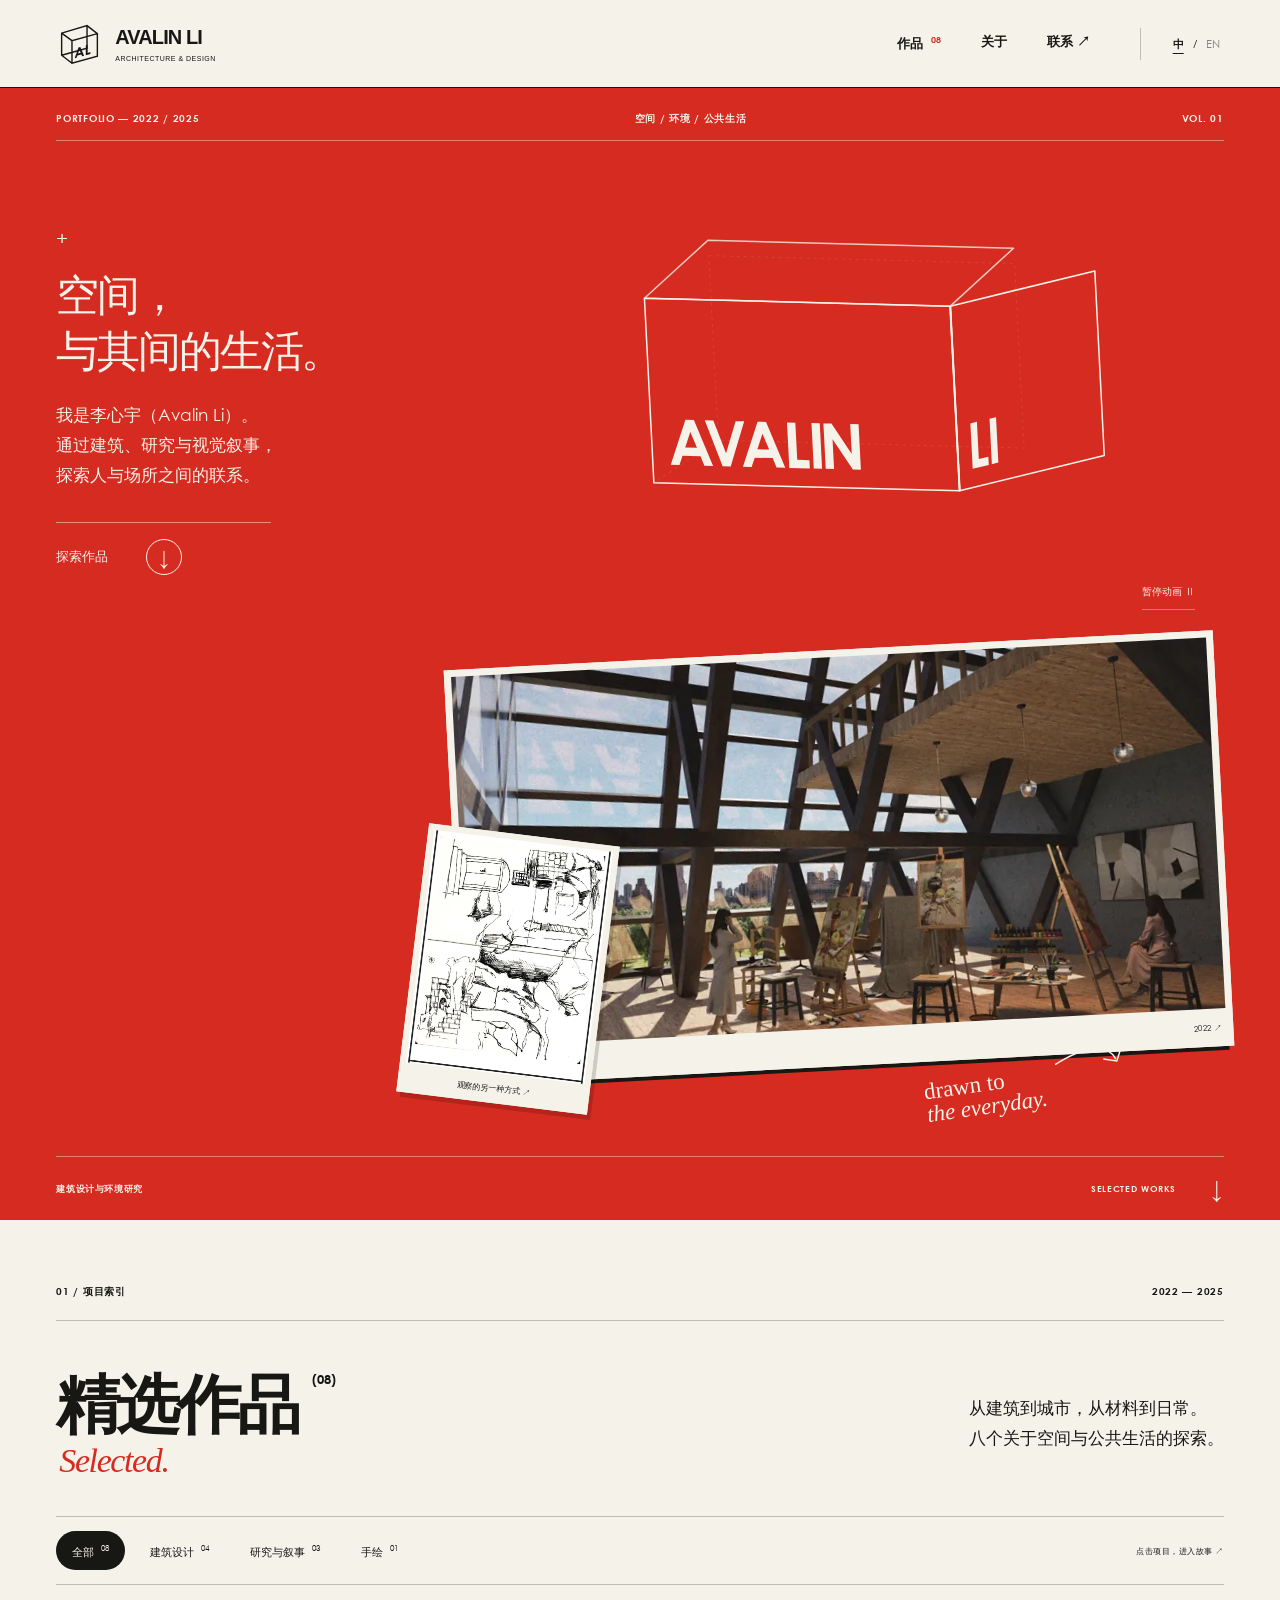
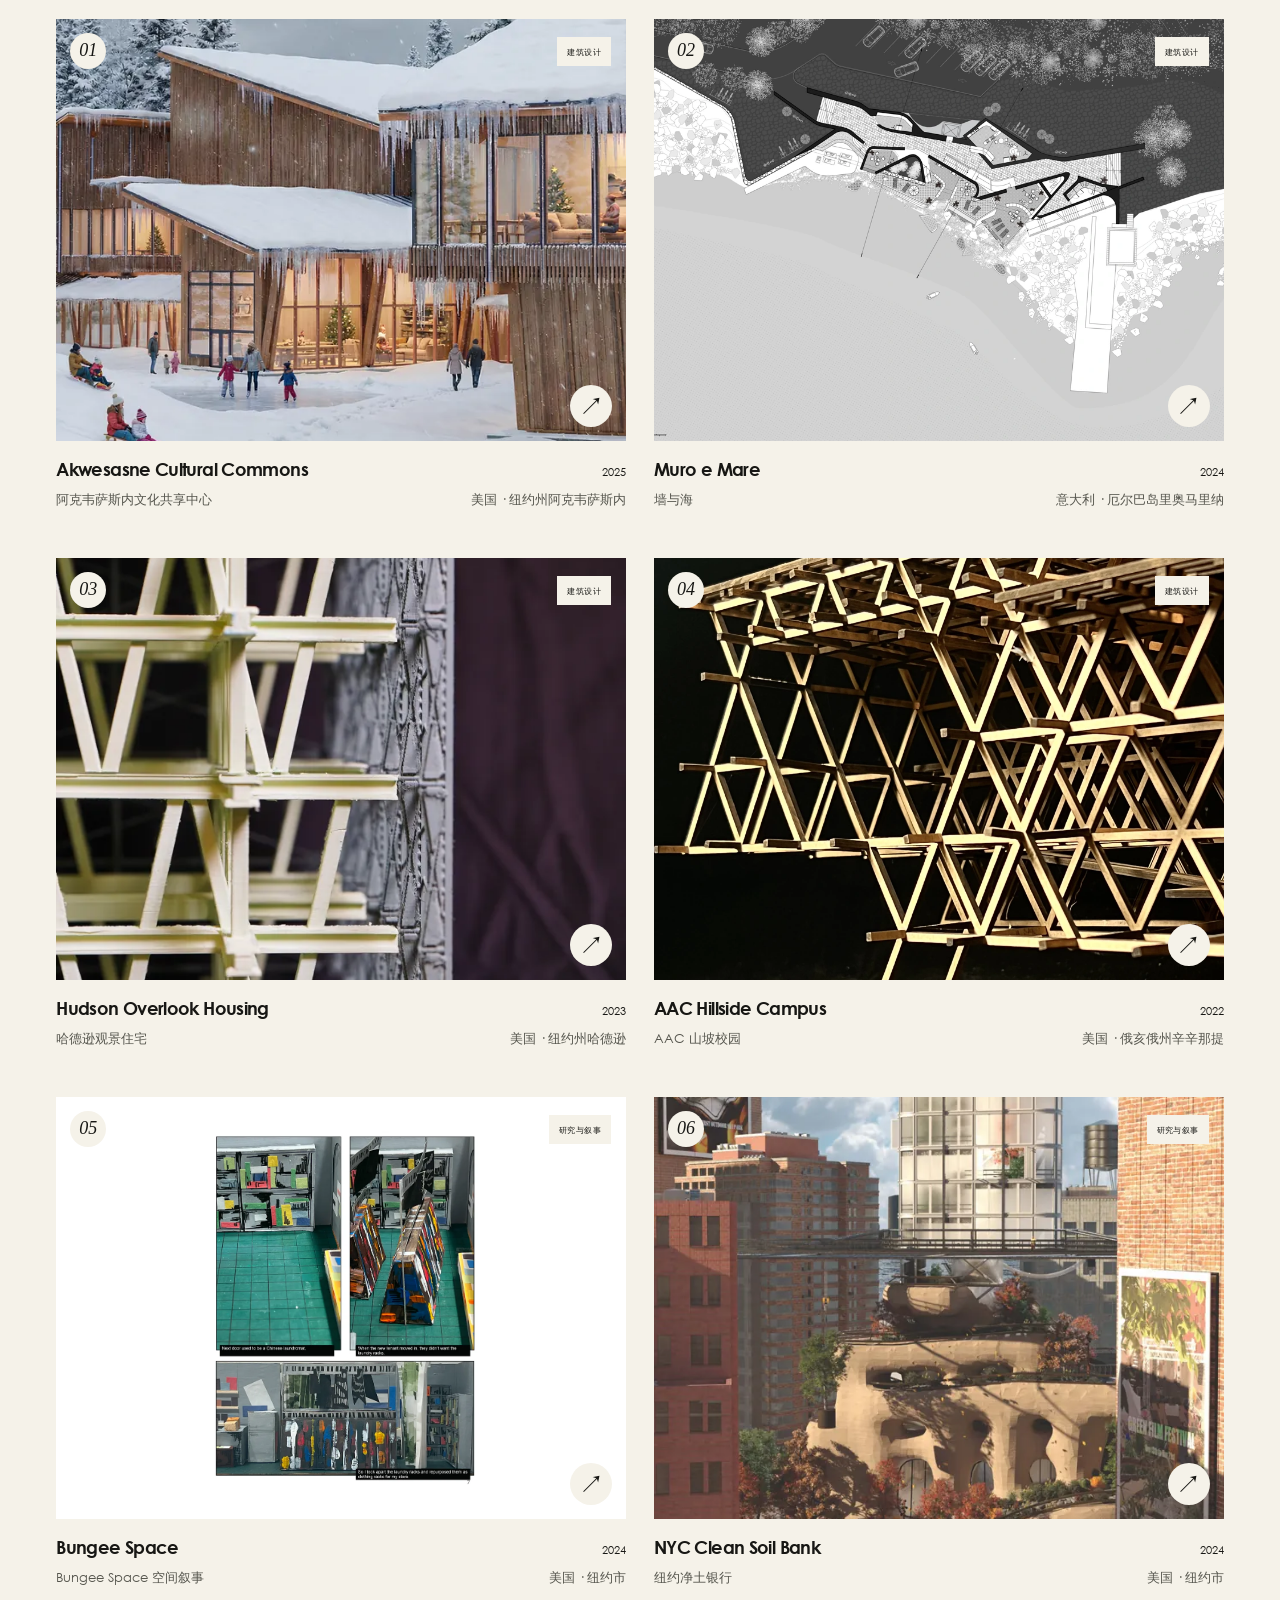
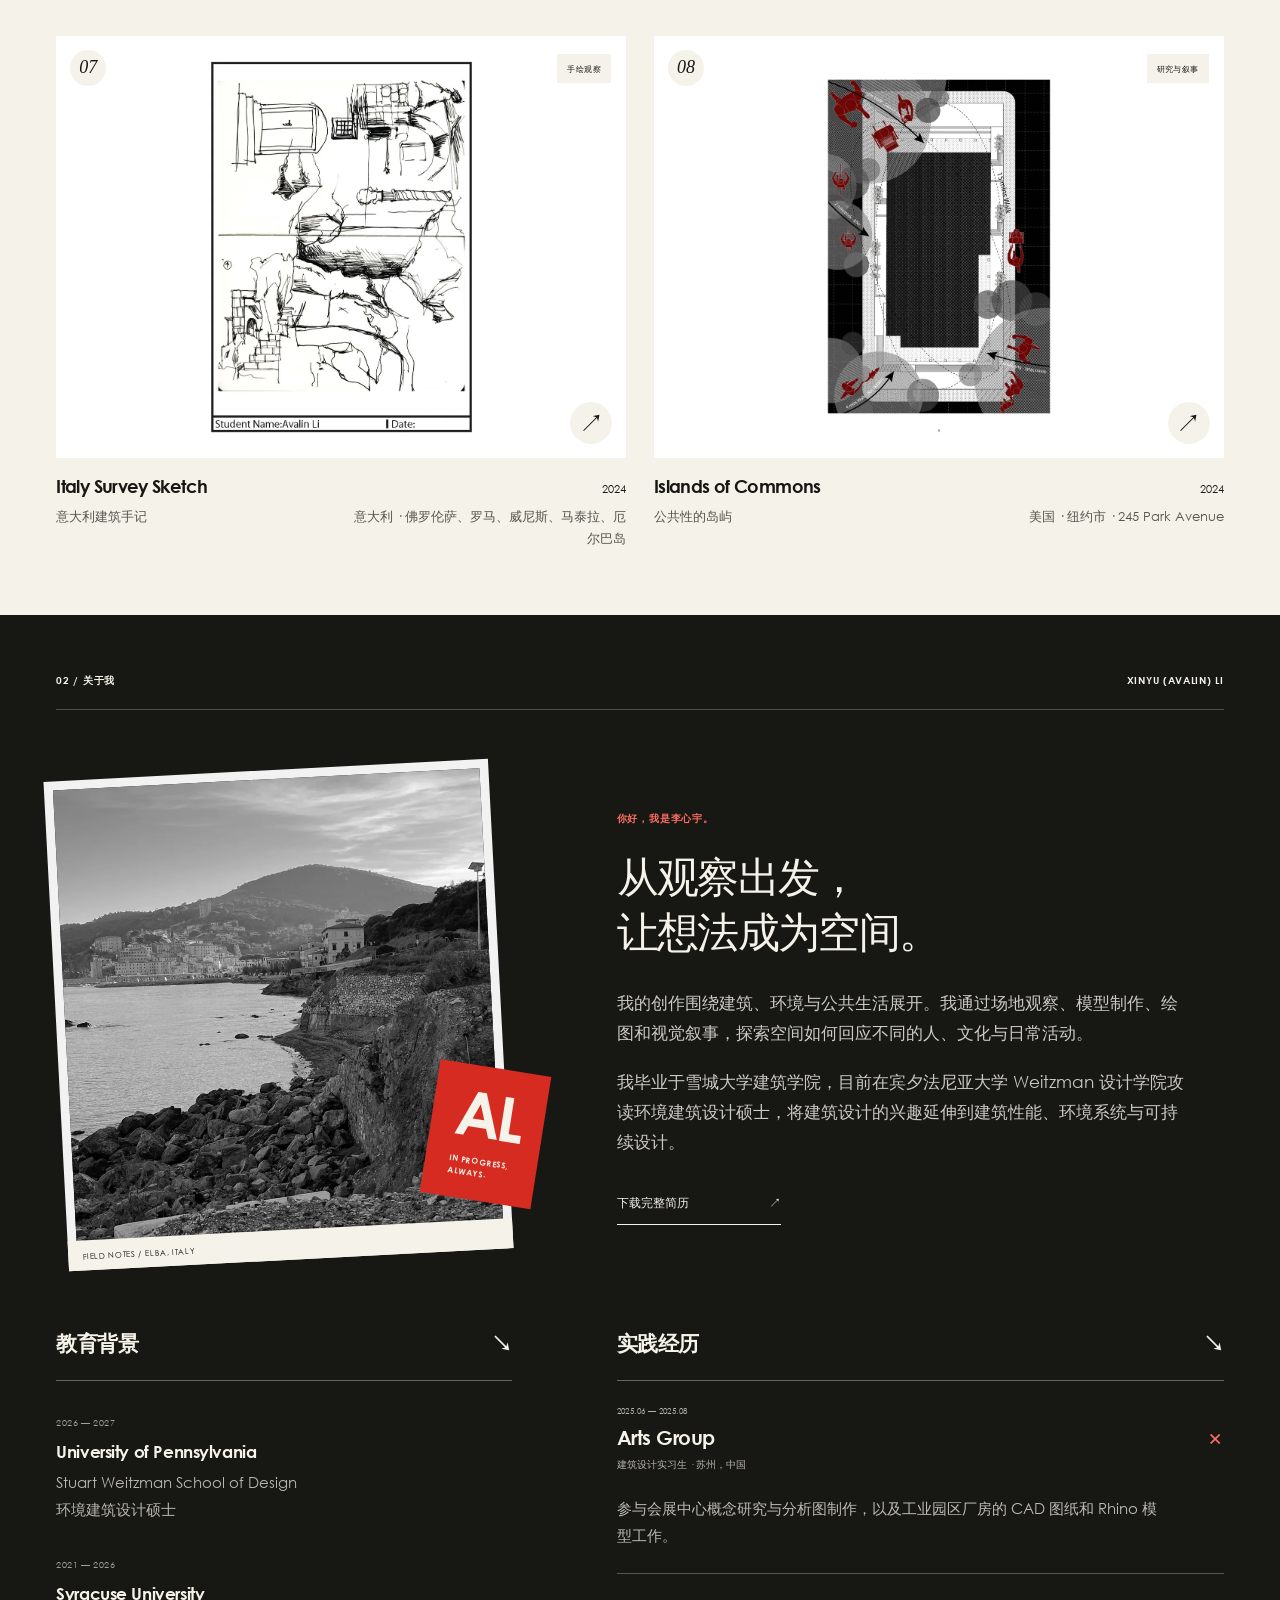
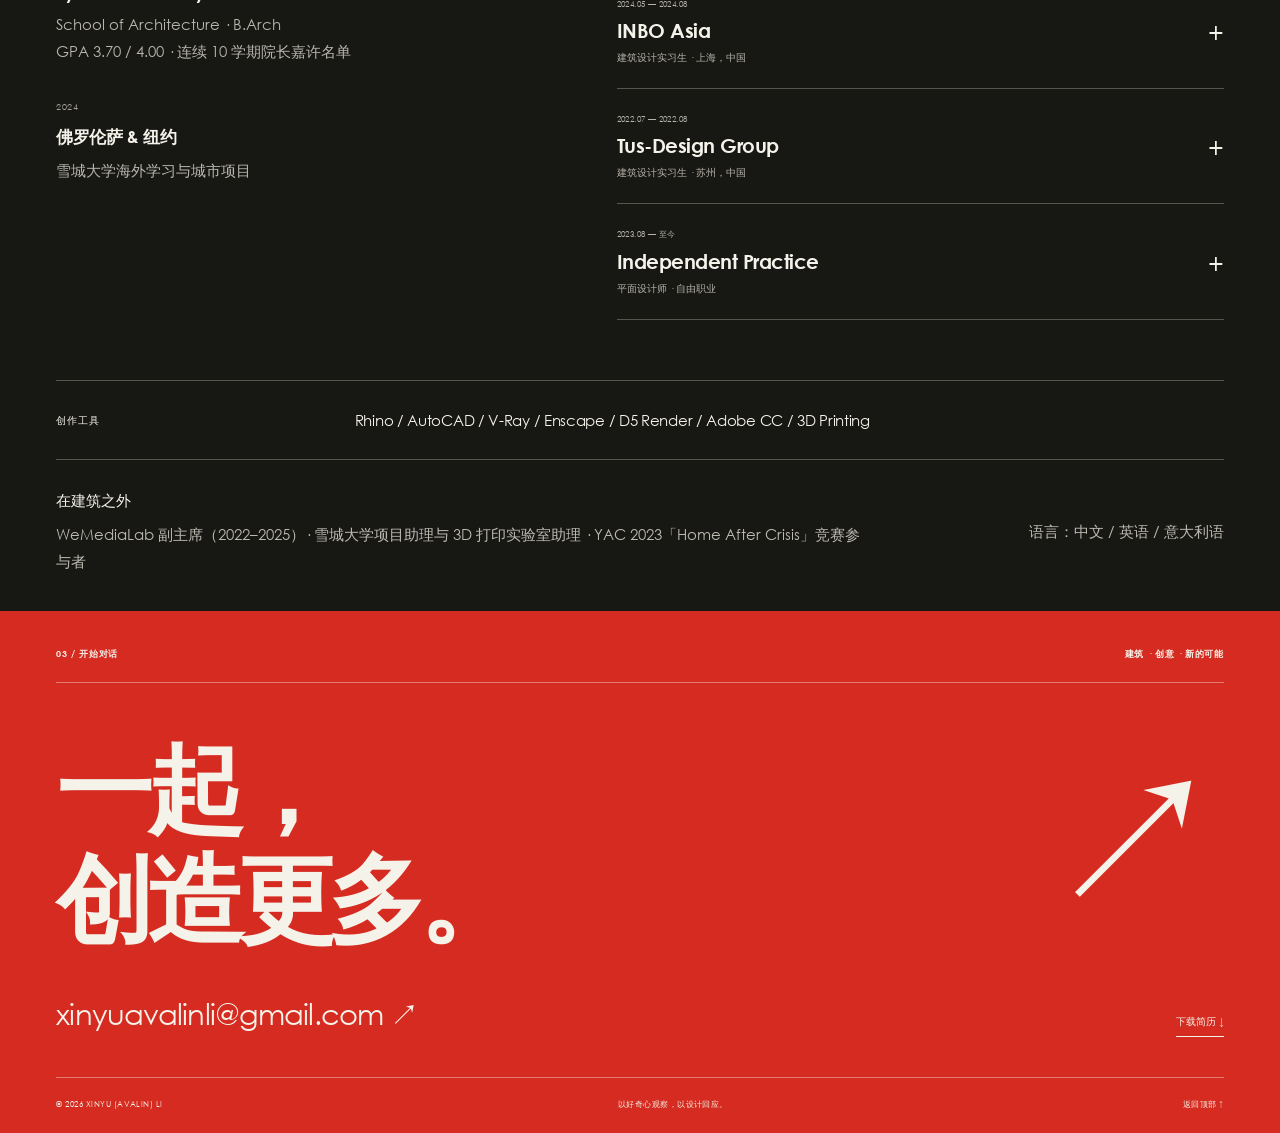
<file: index.html>
<!doctype html>
<html lang="zh-CN">
<head>
  <meta charset="UTF-8">
  <meta name="viewport" content="width=device-width, initial-scale=1">
  <meta name="theme-color" content="#d52b20">
  <meta name="description" content="Xinyu (Avalin) Li 的建筑设计、空间研究与绘画作品。Architecture, spatial research, and drawings by Xinyu (Avalin) Li.">
  <title>Xinyu (Avalin) Li — Architecture & Design</title>
  <link rel="icon" href="favicon.svg" type="image/svg+xml">
  <link rel="stylesheet" href="styles.css">
  <link rel="stylesheet" href="logos.css">
  <link rel="stylesheet" href="comic.css">
  <link rel="stylesheet" href="gallery.css">
  <link rel="stylesheet" href="typography.css?v=20261105">
  <script src="data.js" defer></script>
  <script src="curated.js" defer></script>
  <script src="image-layout.js" defer></script>
  <script src="editorial.js" defer></script>
  <script src="logos.js" defer></script>
  <script src="comic.js" defer></script>
  <script src="word-outlines.js" defer></script>
  <script src="brand-motion.js" defer></script>
  <script src="app.js" defer></script>
</head>
<body>
  <a class="skip-link" href="#main">跳至内容 / Skip to content</a>
  <header id="header" class="site-header"></header>
  <main id="main" tabindex="-1"></main>
  <footer id="footer"></footer>
  <div id="lightbox" role="dialog" aria-modal="true" aria-label="作品图片 / Project image" hidden>
    <div class="lightbox-toolbar"><span id="lightbox-count"></span><button id="lightbox-close" type="button" aria-label="关闭 / Close">✕</button></div>
    <button class="lightbox-prev" id="lightbox-prev" type="button" aria-label="上一张 / Previous">←</button>
    <div class="lightbox-stage"><div id="lightbox-frame"><img id="lightbox-image" alt=""></div><p id="lightbox-caption"></p></div>
    <button class="lightbox-next" id="lightbox-next" type="button" aria-label="下一张 / Next">→</button>
  </div>
  <noscript><div class="noscript">请启用 JavaScript 浏览完整作品集。Please enable JavaScript to explore the portfolio. <a href="assets/Xinyu-Li-CV.pdf" download>下载简历 / Download CV</a></div></noscript>
</body>
</html>
</file>
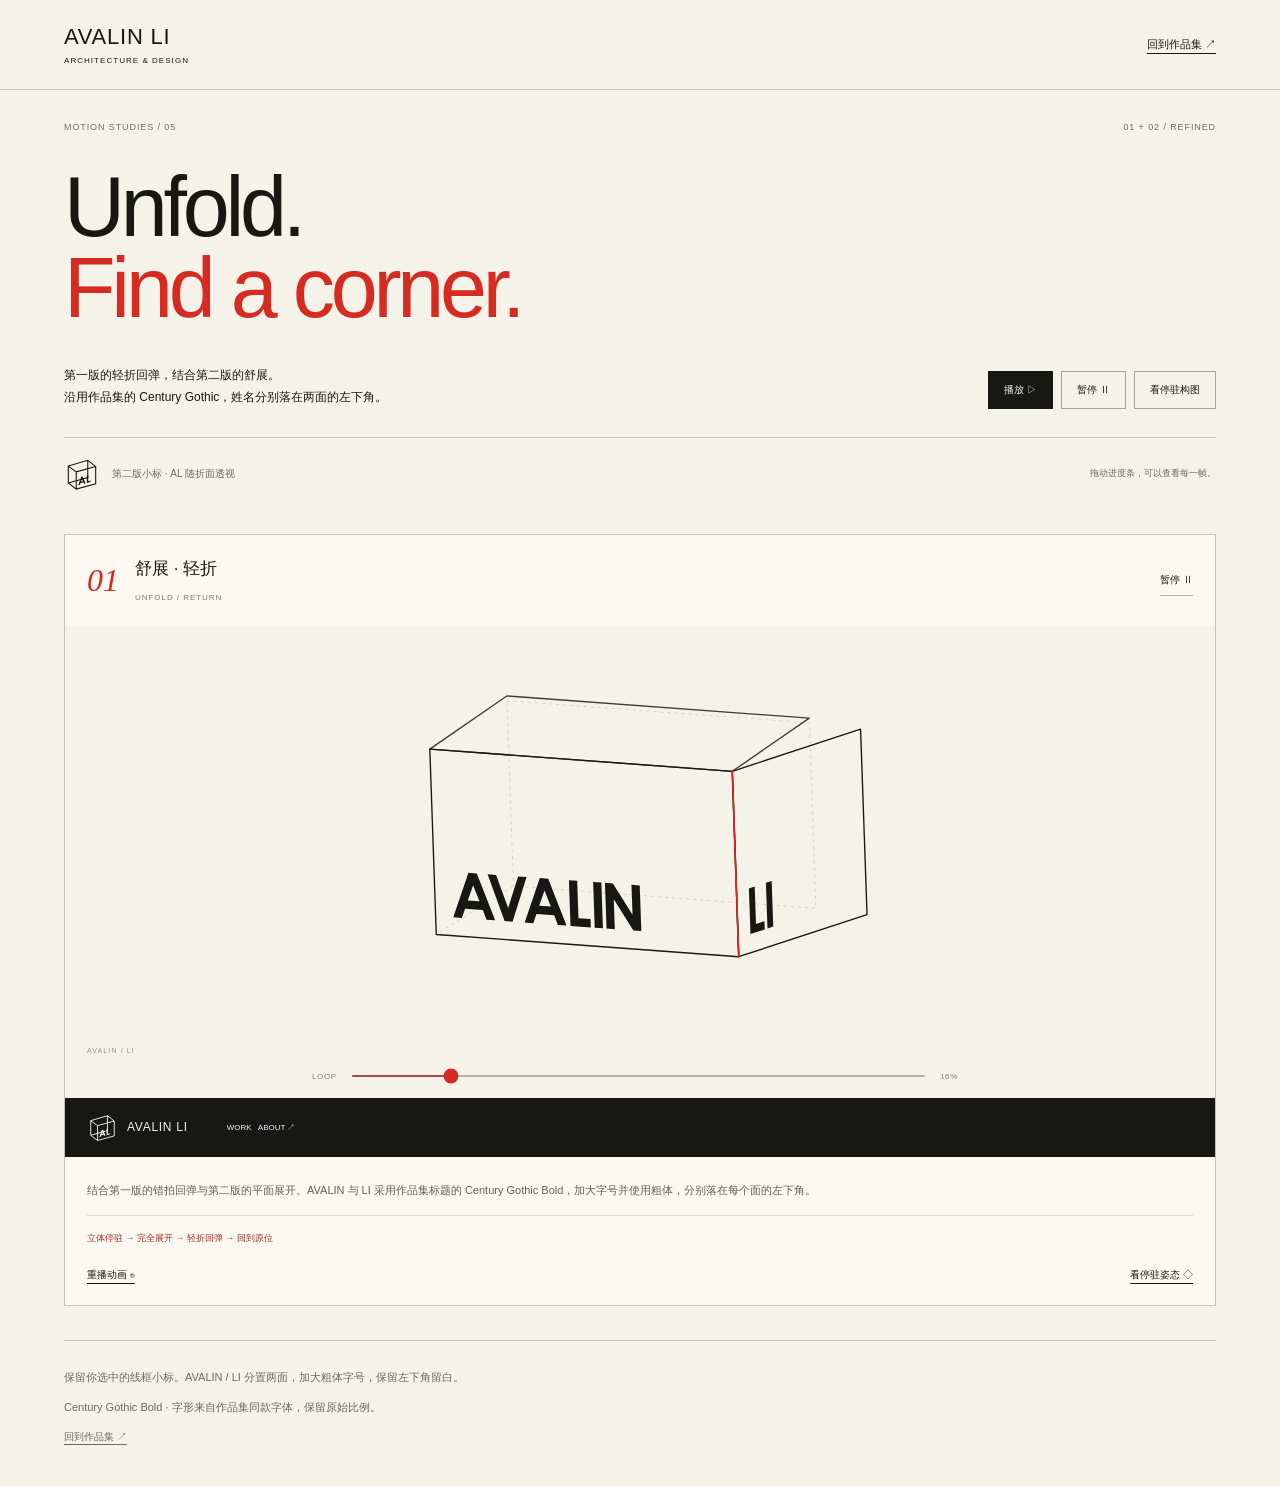
<file: logo-options.html>
<!doctype html>
<html lang="zh-CN"><head><meta charset="utf-8"><meta name="viewport" content="width=device-width,initial-scale=1"><title>AVALIN LI — Wireframe in motion</title><link rel="icon" href="favicon.svg"><link rel="stylesheet" href="logo-motion.css"><script src="logos.js" defer></script><script src="logo-options.js" defer></script><script src="word-outlines.js" defer></script><script src="brand-motion.js" defer></script><script src="motion-study.js" defer></script></head><body>
<header><a class="study-brand" href="./">AVALIN LI<span>ARCHITECTURE & DESIGN</span></a><a href="./">回到作品集 ↗</a></header>
<main><section class="study-intro"><div class="intro-top"><span>MOTION STUDIES / 05</span><span>01 + 02 / REFINED</span></div><h1>Unfold.<br><span>Find a corner.</span></h1><div class="intro-bottom"><p>第一版的轻折回弹，结合第二版的舒展。<br>沿用作品集的 Century Gothic，姓名分别落在两面的左下角。</p><div class="global-controls"><button id="play-all">播放 ▷</button><button id="pause-all">暂停 Ⅱ</button><button id="show-static">看停驻构图</button></div></div><div class="chosen-mark"><span class="chosen-symbol"></span><span>第二版小标 · AL 随折面透视</span><span class="motion-tip">拖动进度条，可以查看每一帧。</span></div></section>
<div class="grid" id="options"></div>
<footer><p>保留你选中的线框小标。AVALIN / LI 分置两面，加大粗体字号，保留左下角留白。</p><span>Century Gothic Bold · 字形来自作品集同款字体，保留原始比例。</span><a href="./">回到作品集 ↗</a></footer></main></body></html>
</file>
<file: styles.css>
@charset "UTF-8";
:root{--red:#d52b20;--red-dark:#a31b15;--ink:#171714;--paper:#f5f2e9;--line:rgba(23,23,20,.24);--white:#fffaf0;--gutter:clamp(22px,4.4vw,82px);--sans:Arial,"Helvetica Neue","PingFang SC","Microsoft YaHei",sans-serif;--serif:Georgia,"Times New Roman",serif}
*{box-sizing:border-box}html{scroll-behavior:smooth;scroll-padding-top:92px}body{margin:0;background:var(--paper);color:var(--ink);font-family:var(--sans);-webkit-font-smoothing:antialiased}body.modal-open{overflow:hidden}a{color:inherit;text-decoration:none}button{font:inherit;color:inherit;cursor:pointer}button,a{-webkit-tap-highlight-color:transparent}button{border:0}img{display:block;width:100%;height:auto}h1,h2,h3,h4,p,figure{margin:0}button:focus-visible,a:focus-visible,summary:focus-visible{outline:3px solid currentColor;outline-offset:5px}::selection{background:var(--ink);color:var(--paper)}.section-pad{padding-left:var(--gutter);padding-right:var(--gutter)}.sr-only{position:absolute;width:1px;height:1px;padding:0;margin:-1px;overflow:hidden;clip:rect(0,0,0,0);white-space:nowrap;border:0}.skip-link{position:fixed;top:8px;left:8px;background:var(--paper);padding:15px;z-index:100;transform:translateY(-150%)}.skip-link:focus{transform:none}.site-header{height:88px;padding:0 var(--gutter);display:flex;align-items:center;justify-content:space-between;gap:32px;background:var(--paper);border-bottom:1px solid var(--ink);position:sticky;top:0;z-index:30}.brand{display:flex;gap:15px;align-items:center}.brand-symbol{font-family:var(--serif);font-size:58px;font-style:italic;letter-spacing:-13px;line-height:.8;position:relative;width:63px;height:52px;display:block}.brand-symbol span{margin-left:2px}.brand-symbol i{position:absolute;right:-1px;top:4px;font-family:var(--sans);font-size:25px;letter-spacing:0;font-style:normal}.brand-name{font-size:12px;letter-spacing:.04em;font-weight:700}.brand-name small{display:block;font-size:8px;letter-spacing:.08em;font-weight:400;margin-top:7px}.site-header nav{display:flex;gap:40px;font-size:13px;font-weight:600;margin-left:auto}.site-header nav a{padding:10px 0;position:relative}.site-header nav a:after{content:'';position:absolute;left:0;right:0;bottom:3px;height:1px;background:var(--red);transform:scaleX(0);transform-origin:left;transition:transform .2s}.site-header nav a:hover:after{transform:scaleX(1)}sup{font-size:.5em;vertical-align:super;margin-left:4px}.site-header nav sup{font-size:9px;color:var(--red)}.language-switch{display:flex;align-items:center;gap:5px;margin-left:18px;font-size:10px;border-left:1px solid var(--line);padding-left:28px}.language-switch button{background:transparent;padding:8px 4px;opacity:.5;font-size:11px}.language-switch button[aria-pressed=true]{opacity:1;font-weight:700;text-decoration:underline;text-underline-offset:5px}.hero{background:var(--red);color:var(--paper);padding:23px var(--gutter) 0;overflow:hidden}.hero-topline,.hero-bottom,.section-eyebrow{display:flex;justify-content:space-between;gap:18px;font-size:10px;letter-spacing:.07em;font-weight:600}.hero-topline{border-bottom:1px solid rgba(245,242,233,.42);padding-bottom:14px}.hero-wordmark{font-family:"Arial Black",Arial,sans-serif;font-weight:900;font-size:clamp(90px,15.45vw,300px);letter-spacing:-.075em;line-height:.98;position:relative;padding-top:16px;white-space:nowrap}.wordmark-star{font-family:Arial,sans-serif;font-size:.48em;display:inline-block;vertical-align:top;line-height:1.4;letter-spacing:-.12em;margin-left:.09em}.hero-composition{display:grid;grid-template-columns:35% 65%;padding-top:24px;padding-bottom:72px;min-height:480px;position:relative}.hero-intro{padding-top:16px;position:relative;z-index:2}.little-cross{font-size:20px;display:block;margin-bottom:15px}.hero-intro h2{font-size:clamp(30px,3.35vw,60px);font-weight:500;line-height:1.3;letter-spacing:-.05em}.hero-intro p{font-size:12px;line-height:1.9;margin-top:24px;max-width:300px}.hero-cta{display:flex;align-items:center;gap:38px;max-width:215px;border-top:1px solid rgba(245,242,233,.5);margin-top:32px;padding-top:16px;font-size:13px}.hero-cta span{width:36px;height:36px;border-radius:50%;border:1px solid var(--paper);display:grid;place-items:center;font-size:20px;transition:background .2s,color .2s}.hero-cta:hover span{background:var(--paper);color:var(--red)}.hero-art{position:relative;padding-left:35px;align-self:start}.hero-main-image{display:block;border:7px solid var(--paper);box-shadow:0 9px 0 -5px var(--ink);transform:rotate(-3deg);position:relative;z-index:1;background:var(--paper)}.hero-main-image img{height:clamp(270px,28vw,495px);object-fit:cover;object-position:center}.image-caption{display:flex;justify-content:space-between;color:var(--ink);font-size:8px;padding:12px 4px 6px;letter-spacing:.06em}.hero-inset{position:absolute;width:25%;left:-42px;bottom:-38px;border:6px solid var(--paper);transform:rotate(7deg);box-shadow:4px 5px 0 rgba(0,0,0,.16);z-index:3;background:var(--paper);color:var(--ink)}.hero-inset img{aspect-ratio:.77;object-fit:cover}.hero-inset>span{font-size:8px;display:block;text-align:center;padding:8px 0 3px}.hero-note{font-family:var(--serif);font-size:23px;line-height:1;position:absolute;bottom:-52px;right:23%;transform:rotate(-8deg);z-index:4;pointer-events:none}.hero-note svg{position:absolute;width:74px;height:40px;left:110%;top:-15px;transform:rotate(-20deg);fill:none;stroke:var(--paper);stroke-width:2}.hero-bottom{padding:18px 0;border-top:1px solid rgba(245,242,233,.42);align-items:center;font-size:9px}.hero-bottom-right{display:flex;align-items:center;gap:35px}.hero-bottom-right>span{font-size:23px}.work-section{padding-top:64px;padding-bottom:65px}.section-eyebrow{padding-bottom:21px;border-bottom:1px solid var(--line);text-transform:uppercase}.work-heading-row{display:flex;justify-content:space-between;gap:35px;align-items:center;margin:43px 0 34px}.work-heading-row h2{font-size:clamp(38px,5vw,86px);font-weight:600;letter-spacing:-.06em;position:relative;line-height:1.2}.work-heading-row h2 sup{font-size:13px;vertical-align:top;display:inline-block;letter-spacing:0;margin-top:8px;margin-left:15px}.serif-word{display:block;font-family:var(--serif);font-weight:400;font-style:italic;font-size:.53em;color:var(--red);letter-spacing:-.04em;margin-top:0;margin-left:3px}.work-heading-row>p{font-size:12px;line-height:1.9;max-width:350px}.work-toolbar{display:flex;justify-content:space-between;align-items:center;border-top:1px solid var(--line);border-bottom:1px solid var(--line);padding:14px 0;gap:15px;margin-bottom:34px}.filters{display:flex;gap:9px;flex-wrap:wrap}.filters button{background:transparent;padding:9px 15px;border:1px solid transparent;border-radius:30px;font-size:11px}.filters button sup{font-size:8px}.filters button[aria-pressed=true]{background:var(--ink);color:var(--paper)}.filters button:hover{border-color:var(--ink)}.work-view-label{font-size:8px;letter-spacing:.06em}.work-grid{display:grid;grid-template-columns:1fr 1fr;column-gap:28px;row-gap:47px}.work-card>a{display:block}.card-image{position:relative;overflow:hidden;background:#ddd9d0;aspect-ratio:1.35}.card-image>img{width:100%;height:100%;object-fit:cover;transition:transform .65s cubic-bezier(.2,.7,.2,1)}.image-akwesasne>img{object-position:center 62%}.image-hudson>img{object-position:center 45%}.image-bungee>img,.image-italy>img,.image-commons>img{object-fit:contain;background:#fff;padding:22px}.image-soil>img{object-position:center 55%}.work-card:hover .card-image>img{transform:scale(1.035)}.card-number{position:absolute;top:14px;left:14px;background:var(--paper);color:var(--ink);width:36px;height:36px;border-radius:50%;font-family:var(--serif);font-style:italic;font-size:18px;display:grid;place-items:center}.card-open{position:absolute;bottom:14px;right:14px;width:42px;height:42px;background:var(--paper);color:var(--ink);display:grid;place-items:center;border-radius:50%;font-size:25px;transition:background .2s,color .2s,transform .2s}.work-card:hover .card-open{background:var(--red);color:var(--paper);transform:rotate(45deg)}.card-category{position:absolute;top:18px;right:15px;background:var(--paper);color:var(--ink);padding:8px 10px;font-size:8px;text-transform:uppercase;letter-spacing:.05em}.card-meta{display:flex;justify-content:space-between;align-items:baseline;gap:15px;margin:17px 0 9px;font-size:18px;font-weight:600;letter-spacing:-.035em}.card-meta>span:last-child{font-size:11px;font-weight:400;letter-spacing:0}.card-description{display:flex;justify-content:space-between;gap:14px;font-size:10px;line-height:1.5;color:#56564e}.card-location{text-align:right;max-width:48%}.portfolio-link{border-top:1px solid var(--ink);border-bottom:1px solid var(--ink);display:flex;align-items:center;justify-content:space-between;gap:25px;margin-top:53px;padding:26px 0}.portfolio-link>span:first-child{font-family:var(--serif);font-size:32px;font-style:italic}.portfolio-link>span:last-child{font-size:12px}.portfolio-link small{font-size:9px;margin:0 18px;color:#56564e}.portfolio-link:hover{color:var(--red)}.about-section{padding-top:58px;padding-bottom:36px;background:var(--ink);color:var(--paper)}.about-section .section-eyebrow{border-color:rgba(245,242,233,.25)}.about-grid{display:grid;grid-template-columns:39% 1fr;gap:9%;margin:60px 0 70px;align-items:center}.about-visual{position:relative;margin-right:10px;transform:rotate(-3deg)}.about-visual>img{height:490px;object-fit:cover;filter:grayscale(1);border:9px solid var(--paper)}.about-photo-caption{position:absolute;bottom:0;left:0;right:0;font-size:8px;letter-spacing:.08em;background:var(--paper);color:var(--ink);padding:9px 14px}.about-stamp{position:absolute;bottom:48px;right:-34px;transform:rotate(12deg);background:var(--red);padding:22px 24px;font-size:62px;font-weight:800;letter-spacing:-.07em;line-height:.85}.about-stamp small{display:block;font-size:8px;letter-spacing:.08em;line-height:1.5;margin-top:13px}.eyebrow-accent{font-size:10px;letter-spacing:.08em;color:var(--red);font-weight:700}.about-copy .eyebrow-accent{color:#ff6e60}.about-copy h2{font-size:clamp(28px,3.3vw,57px);line-height:1.3;letter-spacing:-.04em;font-weight:500;margin:22px 0 30px}.about-copy p{max-width:575px;font-size:13px;color:#cbc9c2;line-height:1.95;margin-bottom:19px}.underline-link{display:inline-flex;justify-content:space-between;gap:80px;border-bottom:1px solid var(--paper);padding:12px 0;font-size:12px;margin-top:6px}.underline-link:hover{color:#ff6e60;border-color:#ff6e60}.resume-grid{display:grid;grid-template-columns:39% 1fr;gap:9%}.resume-grid h3{font-weight:400;font-size:21px;display:flex;justify-content:space-between;padding-bottom:22px;border-bottom:1px solid #67665e;margin-bottom:0}.education article{padding-top:28px}.education time{font-size:9px;color:#a4a298;letter-spacing:.06em}.education h4{font-size:17px;font-weight:500;letter-spacing:-.03em;margin:12px 0 8px}.education p{font-size:11px;line-height:1.9;color:#b8b6ad}.experience details{border-bottom:1px solid #55544d}.experience summary{list-style:none;display:flex;align-items:center;justify-content:space-between;padding:23px 0;gap:25px;cursor:pointer}.experience summary::-webkit-details-marker{display:none}.experience summary small{font-size:8px;letter-spacing:.05em;color:#b6b3a9;display:block;margin-bottom:10px}.experience summary strong{font-weight:500;font-size:20px;letter-spacing:-.025em;display:block}.experience summary em{font-size:10px;font-style:normal;display:block;margin-top:8px;color:#b6b3a9}.experience summary b{font-size:26px;font-weight:400}.experience details[open] summary b{transform:rotate(45deg);color:#ff6e60}.experience details p{font-size:12px;color:#bdbab1;line-height:1.9;max-width:90%;padding-bottom:24px}.skills-row{display:grid;grid-template-columns:23% 1fr;gap:30px;padding:27px 0;border-top:1px solid #55544d;border-bottom:1px solid #55544d;margin-top:60px;align-items:center}.skills-row>span{font-size:10px;letter-spacing:.08em}.skills-row p{font-size:15px;line-height:1.6;letter-spacing:-.02em}.about-extras{display:flex;gap:50px;justify-content:space-between;font-size:10px;color:#bdbab1;line-height:1.8;padding-top:27px}.about-extras p{max-width:70%}.about-extras strong{font-weight:400;color:var(--paper);display:block;margin-bottom:7px}.about-extras>span{max-width:20%;align-self:center}.contact-section{padding:36px var(--gutter) 0;background:var(--red);color:var(--paper)}.contact-section .section-eyebrow{border-color:rgba(245,242,233,.4);font-size:9px}.contact-title{display:flex;justify-content:space-between;align-items:center;padding:50px 0 42px;gap:40px}.contact-title>span:first-child{font-size:clamp(55px,7.6vw,140px);font-weight:600;letter-spacing:-.065em;line-height:1.13}.contact-arrow{font-size:clamp(90px,14vw,220px);font-family:Arial,sans-serif;font-weight:400;line-height:1;transition:transform .25s}.contact-title:hover .contact-arrow{transform:translate(7px,-7px)}.contact-bottom{display:flex;justify-content:space-between;gap:25px;align-items:baseline;padding-bottom:40px}.email-link{font-size:clamp(14px,2.3vw,36px);letter-spacing:-.03em}.contact-downloads{display:flex;gap:25px;font-size:10px}.contact-downloads a{border-bottom:1px solid;padding-bottom:7px}.colophon{display:flex;justify-content:space-between;gap:25px;padding:19px 0 23px;border-top:1px solid rgba(245,242,233,.4);font-size:8px;letter-spacing:.06em}.colophon a{white-space:nowrap}.project-heading{background:var(--red);color:var(--paper);padding-top:28px;padding-bottom:35px}.project-breadcrumb{display:flex;justify-content:space-between;gap:30px;font-size:10px;padding-bottom:40px}.project-breadcrumb a{border-bottom:1px solid;padding-bottom:5px}.project-heading h1{font-size:clamp(42px,7.4vw,120px);font-weight:600;letter-spacing:-.065em;line-height:1.12;max-width:1120px}.project-subtitle{display:flex;justify-content:space-between;gap:30px;font-size:14px;margin-top:28px;border-top:1px solid rgba(245,242,233,.4);padding-top:18px}.project-info{display:grid;grid-template-columns:1fr 1fr 1fr;gap:30px;padding-top:25px;padding-bottom:25px;border-bottom:1px solid var(--line)}.project-info>div{display:flex;flex-direction:column;gap:10px}.project-info small{font-size:8px;letter-spacing:.1em;color:#68675e}.project-info span{font-size:11px;line-height:1.6}.project-cover-wrap{padding:35px var(--gutter);background:#e8e4da}.detail-cover{display:block;width:100%;padding:0;background:transparent;position:relative}.detail-cover img{height:min(78vh,850px);min-height:300px;width:100%;object-fit:contain}.enlarge-hint{position:absolute;bottom:18px;right:18px;background:var(--paper);color:var(--ink);padding:12px 16px;font-size:9px;letter-spacing:.06em}.project-story{display:grid;grid-template-columns:1fr 1fr;gap:9%;padding-top:65px;padding-bottom:65px}.project-story h2{font-weight:500;font-size:clamp(26px,3vw,48px);line-height:1.45;letter-spacing:-.04em;margin:20px 0 26px;max-width:580px}.project-tags{display:flex;gap:7px;flex-wrap:wrap}.project-tags span{border:1px solid var(--line);padding:6px 10px;border-radius:20px;font-size:8px;text-transform:uppercase;letter-spacing:.04em}.project-body p{font-size:13px;line-height:2;margin-bottom:20px;color:#4b4b43}.project-gallery{display:grid;grid-template-columns:1fr 1fr;gap:44px 26px;padding-bottom:70px}.gallery-item{min-width:0}.gallery-item>button{display:block;width:100%;position:relative;background:#e9e6dd;padding:0;overflow:hidden}.gallery-item img{height:570px;object-fit:contain;transition:transform .4s}.gallery-item>button:hover img{transform:scale(1.015)}.gallery-wide{grid-column:1/-1}.gallery-wide img{height:auto;background:#fff;max-height:none}.gallery-item figcaption{display:flex;justify-content:space-between;gap:25px;font-size:10px;border-bottom:1px solid var(--line);padding:15px 0}.gallery-item figcaption>span:last-child{color:#67665e}.next-project{position:relative;display:block;background:var(--ink);color:var(--paper);padding-top:37px;padding-bottom:50px;border-bottom:1px solid #555}.next-project>span{display:block;font-size:9px;letter-spacing:.1em;margin-bottom:24px}.next-project>strong{font-weight:400;font-size:clamp(28px,4vw,65px);letter-spacing:-.04em;display:block;padding-right:70px;max-width:95%}.next-project>b{position:absolute;right:var(--gutter);top:50%;font-size:60px;line-height:1;font-weight:400}.next-project:hover{color:#ff6e60}.lightbox-stage{width:100%;height:100%;display:flex;flex-direction:column;justify-content:center;align-items:center;padding:65px 75px 35px}.lightbox-stage img{width:auto;max-width:100%;height:auto;max-height:calc(100vh - 150px);object-fit:contain}.lightbox-stage p{font-size:11px;margin-top:20px;color:var(--paper);text-align:center}#lightbox{padding:0;border:0;width:100vw;height:100dvh;max-width:100vw;max-height:100dvh;background:rgba(17,17,15,.97);color:var(--paper);margin:0}#lightbox::backdrop{background:rgba(0,0,0,.9)}.lightbox-toolbar{position:absolute;top:15px;left:25px;right:20px;display:flex;justify-content:space-between;align-items:center;font-size:12px;letter-spacing:.1em}.lightbox-toolbar button,.lightbox-prev,.lightbox-next{background:transparent;color:var(--paper);padding:12px;font-size:24px}.lightbox-prev,.lightbox-next{position:absolute;top:50%;z-index:2}.lightbox-prev{left:10px}.lightbox-next{right:10px}.noscript{padding:30px;font-size:18px}.noscript a{text-decoration:underline}body[data-lang=en] .serif-word{display:none}body[data-lang=en] .hero-intro h2{font-family:var(--serif);font-size:clamp(34px,3.7vw,65px);font-style:italic;letter-spacing:-.055em;line-height:1.05}body[data-lang=en] .work-heading-row h2{font-size:clamp(35px,5vw,82px)}body[data-lang=en] .contact-title>span:first-child{font-size:clamp(50px,8.5vw,145px);font-weight:800;line-height:.98;letter-spacing:-.06em}body[data-lang=en] .about-copy h2{font-family:var(--serif);font-style:italic;line-height:1.05;font-size:clamp(35px,4vw,70px)}
@media(min-width:1600px){.site-header{height:100px}.hero-composition{padding-top:40px;padding-bottom:100px}.hero-intro p{font-size:15px;max-width:380px}.hero-cta{margin-top:45px}.hero-note{bottom:-70px;font-size:31px}.work-grid{column-gap:40px;row-gap:60px}.card-meta{font-size:23px}.about-copy p{font-size:15px}.hero-topline,.hero-bottom,.section-eyebrow{font-size:12px}}
@media(max-width:1000px){.site-header{gap:20px;height:76px}.site-header nav{gap:24px}.brand-name{font-size:10px}.brand-name small{font-size:7px}.language-switch{padding-left:18px;margin-left:0}.hero-composition{grid-template-columns:38% 62%;min-height:420px;padding-bottom:65px}.hero-art{padding-left:15px}.hero-main-image img{height:285px}.hero-intro p{font-size:11px;line-height:1.8}.hero-intro h2{font-size:32px}.hero-cta{margin-top:20px}.hero-inset{left:-15px;bottom:-75px;width:28%}.hero-note{right:10%;bottom:-74px;font-size:22px}.hero-note svg{width:50px;left:105%}.work-view-label{display:none}.card-meta{font-size:16px}.card-description{display:block}.card-location{display:none}.about-grid{gap:7%;grid-template-columns:40% 1fr}.about-visual>img{height:430px}.about-copy p{font-size:12px}.resume-grid{gap:7%;grid-template-columns:40% 1fr}.gallery-item img{height:450px}.gallery-wide img{height:auto}.contact-downloads{gap:14px}.contact-bottom{align-items:center}.colophon{font-size:7px}}
@media(max-width:700px){:root{--gutter:22px}html{scroll-padding-top:72px}.site-header{height:70px;gap:10px}.brand-symbol{font-size:45px;letter-spacing:-10px;width:48px;height:40px}.brand-symbol i{font-size:20px;right:-1px}.brand-name{display:none}.site-header nav{margin-left:auto;gap:19px;font-size:11px}.site-header nav sup{display:none}.language-switch{border:0;padding-left:5px;gap:1px}.language-switch button{font-size:10px}.language-switch span{font-size:9px}.hero{padding-top:17px}.hero-topline{font-size:7px;gap:10px;padding-bottom:12px}.hero-index{display:none}.hero-wordmark{font-size:15.7vw;letter-spacing:-.075em;padding-top:20px;line-height:1}.hero-composition{display:flex;flex-direction:column;padding-top:24px;padding-bottom:65px;min-height:0}.hero-intro{padding-top:0}.little-cross{display:none}.hero-intro h2{font-size:37px;line-height:1.22;letter-spacing:-.04em}.hero-intro p{font-size:11px;margin-top:17px;max-width:260px}.hero-cta{position:absolute;right:0;bottom:0;display:flex;flex-direction:column-reverse;gap:8px;border:0;margin:0;padding:0;font-size:9px}.hero-cta span{height:42px;width:42px}.hero-art{padding-left:38px;margin-top:37px;width:100%}.hero-main-image{border-width:5px;transform:rotate(-3deg)}.hero-main-image img{height:auto;aspect-ratio:1.34;object-fit:cover}.image-caption{font-size:6px;padding:9px 2px 4px}.hero-inset{width:29%;left:0;bottom:-36px;border-width:4px}.hero-inset>span{font-size:6px;padding:5px 0 2px}.hero-note{bottom:-48px;right:10%;font-size:18px}.hero-note svg{display:none}.hero-bottom{font-size:7px;padding:13px 0}.hero-bottom-right{gap:15px}.hero-bottom-right>span{font-size:17px}.work-section{padding-top:36px;padding-bottom:40px}.section-eyebrow{font-size:8px;padding-bottom:16px}.work-heading-row{display:block;margin:27px 0 24px}.work-heading-row h2{font-size:43px}.work-heading-row h2 sup{font-size:10px;margin-left:8px}.serif-word{font-size:.5em}.work-heading-row>p{font-size:10px;line-height:1.8;margin-top:22px}.work-toolbar{margin-bottom:25px;padding:12px 0}.filters{gap:3px}.filters button{font-size:9px;padding:8px 11px}.filters button sup{font-size:7px;margin-left:2px}.work-grid{grid-template-columns:1fr;row-gap:31px}.card-image{aspect-ratio:1.16}.card-number{top:12px;left:12px;width:31px;height:31px;font-size:16px}.card-category{top:14px;right:12px;padding:7px 9px;font-size:7px}.card-open{width:36px;height:36px;font-size:23px}.card-meta{font-size:18px;margin-top:14px}.card-meta>span:last-child{font-size:10px}.card-description{font-size:10px;display:flex}.card-location{display:none}.portfolio-link{margin-top:32px;padding:23px 0;align-items:flex-start;gap:15px}.portfolio-link>span:first-child{font-size:25px}.portfolio-link>span:last-child{font-size:10px;text-align:right}.portfolio-link small{display:block;margin:7px 0 0;font-size:8px}.about-section{padding-top:35px;padding-bottom:28px}.about-grid{display:flex;flex-direction:column;gap:44px;margin:37px 0 42px}.about-visual{width:74%;margin-right:27px;align-self:flex-start}.about-visual>img{height:310px}.about-stamp{padding:18px;font-size:51px;right:-45px;bottom:30px}.about-stamp small{font-size:7px}.about-copy h2{font-size:35px;margin:16px 0 22px}.about-copy p{font-size:12px;line-height:1.95}.underline-link{font-size:11px;margin-top:0}.resume-grid{grid-template-columns:1fr;gap:37px}.resume-grid h3{font-size:19px;padding-bottom:15px}.education article{padding-top:23px}.education h4{font-size:17px}.education p{font-size:11px}.experience summary{padding:21px 0}.experience summary strong{font-size:20px}.experience details p{font-size:11px}.skills-row{display:block;margin-top:34px;padding:22px 0}.skills-row p{font-size:14px;margin-top:13px;line-height:1.8}.skills-row>span{font-size:9px}.about-extras{display:block;font-size:9px;padding-top:23px}.about-extras p{max-width:100%;margin-bottom:15px}.about-extras>span{max-width:none}.contact-section{padding-top:28px}.contact-section .section-eyebrow{font-size:7px}.contact-title{padding:35px 0 29px;gap:15px}.contact-title>span:first-child{font-size:52px}.contact-arrow{font-size:80px;align-self:flex-end}.contact-bottom{display:block;padding-bottom:29px}.email-link{font-size:19px}.contact-downloads{margin-top:25px;font-size:10px;gap:25px}.colophon{display:grid;grid-template-columns:1fr auto;font-size:7px;gap:14px;padding:17px 0}.colophon>span:nth-child(2){grid-row:2;grid-column:1/-1;font-size:6px}.project-heading{padding-top:22px;padding-bottom:26px}.project-breadcrumb{font-size:9px;gap:15px;padding-bottom:30px}.project-heading h1{font-size:45px;line-height:1.15;letter-spacing:-.045em;overflow-wrap:break-word}.project-subtitle{font-size:11px;margin-top:22px;padding-top:16px;line-height:1.6;align-items:baseline}.project-info{grid-template-columns:1fr 1fr;gap:21px;padding-top:23px;padding-bottom:23px}.project-info>div:last-child{grid-column:1/-1}.project-info small{font-size:7px}.project-info span{font-size:10px}.project-cover-wrap{padding:20px var(--gutter)}.detail-cover img{height:auto;max-height:70vh;min-height:230px;object-fit:contain}.enlarge-hint{bottom:10px;right:10px;padding:8px 10px;font-size:7px}.project-story{grid-template-columns:1fr;gap:24px;padding-top:35px;padding-bottom:30px}.project-story h2{font-size:29px;line-height:1.4;margin:15px 0 20px}.project-body p{font-size:12px;line-height:1.95;margin-bottom:16px}.project-gallery{grid-template-columns:1fr;gap:28px;padding-bottom:40px}.gallery-item img{height:auto;max-height:550px;object-fit:contain}.gallery-wide img{max-height:none}.gallery-item figcaption{font-size:9px;padding:12px 0}.next-project{padding-top:28px;padding-bottom:35px}.next-project>span{font-size:8px;margin-bottom:20px}.next-project>strong{font-size:31px;padding-right:40px}.next-project>b{font-size:42px;top:53%}.lightbox-stage{padding:70px 28px 65px}.lightbox-stage img{max-height:calc(100dvh - 170px)}.lightbox-stage p{font-size:10px}.lightbox-toolbar{left:20px;right:10px;font-size:10px}.lightbox-prev,.lightbox-next{top:auto;bottom:12px;padding:15px;font-size:23px}.lightbox-prev{left:calc(50% - 70px)}.lightbox-next{right:calc(50% - 70px)}body[data-lang=en] .hero-intro h2{font-size:42px;line-height:1.04}body[data-lang=en] .hero-intro p{font-size:10px;max-width:250px}body[data-lang=en] .contact-title>span:first-child{font-size:12vw;line-height:1.05}body[data-lang=en] .contact-arrow{font-size:19vw}body[data-lang=en] .work-heading-row h2{font-size:42px}body[data-lang=en] .about-copy h2{font-size:43px}body[data-lang=en] .card-meta{font-size:17px}body[data-lang=en] .project-heading h1{font-size:44px}}
@media(prefers-reduced-motion:reduce){html{scroll-behavior:auto}*,*:before,*:after{animation:none!important;transition:none!important}}
[hidden]{display:none!important}#lightbox{position:fixed;inset:0;z-index:100}
@media(max-width:700px){.contact-title{gap:10px}.contact-title>span:first-child{font-size:12vw}.contact-arrow{font-size:17vw}body[data-lang=en] .contact-title>span:first-child{font-size:10.5vw}body[data-lang=en] .contact-arrow{font-size:14vw}}

/* Selected model photography: intentional cover framing; galleries retain the full image. */
.image-hudson-detail>img{object-fit:cover;object-position:50% 48%;padding:0}
.detail-cover img.cover-hudson-detail{width:100%;height:auto;aspect-ratio:16/9;max-height:700px;min-height:0;object-fit:cover;object-position:50% 48%}
.image-aac-structure-model{background:#080a08}.image-aac-structure-model>img{object-fit:cover;object-position:50% 42%;padding:0}
.detail-cover:has(.cover-aac-structure-model){background:#080a08}
.detail-cover img.cover-aac-structure-model{height:min(74vh,700px);min-height:300px;object-fit:contain}
@media(max-width:700px){.detail-cover img.cover-hudson-detail{aspect-ratio:1.35}.detail-cover img.cover-aac-structure-model{height:auto;max-height:75vh}}
</file>
<file: logos.css>
.brand-symbol{font-style:normal;letter-spacing:normal;width:51px;height:51px;display:flex;align-items:center;flex-shrink:0}.brand-symbol svg{display:block;width:100%;height:100%;overflow:visible}.brand-name{font-family:'Songti SC','STSong','SimSun',serif;font-size:21px;letter-spacing:.22em;font-weight:400;white-space:nowrap}.brand-name small{font-family:Arial,sans-serif;font-size:8px;letter-spacing:.12em;margin-top:6px}.brand{gap:12px}
@media(max-width:700px){.brand-symbol{width:40px;height:40px}.brand-name{display:block;font-size:17px;letter-spacing:.12em}.brand-name small{display:none}.brand{gap:7px}.site-header{gap:10px}.site-header nav{gap:15px}}
@media(max-width:380px){.site-header nav{gap:10px}.site-header{gap:6px}.brand-name{font-size:15px}.brand-symbol{width:34px;height:34px}}

.brand-name{font-family:Arial,sans-serif;font-size:20px;font-weight:800;letter-spacing:-.045em}.brand-name small{font-size:7px;font-weight:400;letter-spacing:.07em}.brand-symbol{width:47px;height:47px}
@media(max-width:700px){.brand-name{font-size:14px;letter-spacing:-.04em}.brand-symbol{width:36px;height:36px}.brand-name small{display:none}}
@media(max-width:380px){.brand-name{font-size:12px}.brand-symbol{width:30px;height:30px}}

/* Approved home identity. */
.hero-composition{grid-template-columns:38% 62%;align-items:center;min-height:420px;padding:35px 0 30px}
.home-brand-motion{position:relative;min-width:0;color:var(--paper);align-self:stretch;display:flex;align-items:center}
.home-brand-motion>svg{display:block;width:100%;height:100%;min-height:300px;max-height:460px;overflow:visible}
.home-brand-motion .face-outline{fill:none;stroke:currentColor;stroke-width:1.5;stroke-linejoin:round;vector-effect:non-scaling-stroke}
.home-brand-motion .face-type{fill:currentColor}
.home-brand-motion .wire-ghost{fill:none;stroke:currentColor;stroke-width:1;stroke-dasharray:3 4;vector-effect:non-scaling-stroke}
.home-brand-motion .wire-accent{fill:none;stroke:currentColor;stroke-width:2;vector-effect:non-scaling-stroke}
.home-brand-motion .wire-tether{fill:none;stroke:currentColor;stroke-width:.8;stroke-dasharray:3 3}
#brand-motion-toggle{position:absolute;right:4%;bottom:0;background:transparent;color:inherit;font-size:10px;padding:10px 0;border-bottom:1px solid #f5f2e960}
.hero-feature{max-width:980px;margin:10px 0 90px auto;padding-left:18%;position:relative}
.hero-feature .hero-art{padding-left:0}.hero-feature .hero-main-image img{height:clamp(250px,29vw,440px)}
@media(min-width:1600px){.hero-composition{min-height:500px}.home-brand-motion>svg{max-height:520px}}
@media(max-width:700px){.hero-composition{display:grid;grid-template-columns:1fr;padding:10px 0 24px;gap:10px;min-height:0}.home-brand-motion{grid-row:1;min-height:235px}.home-brand-motion>svg{min-height:220px;max-height:310px}#brand-motion-toggle{bottom:0;right:0;font-size:9px}.hero-intro{margin-top:18px}.hero-feature{padding-left:35px;margin:0 0 62px}.hero-feature .hero-art{margin-top:10px}.hero-feature .hero-main-image img{height:auto}}
</file>
<file: comic.css>
.image-hudson-model{background:#111110}.image-hudson-model>img{object-fit:contain;object-position:center;padding:12px}
.comic-sheet{position:relative}.comic-load-status{position:absolute;left:20px;right:20px;top:45%;text-align:center;font-size:12px;color:#6e685e;pointer-events:none}.comic-retry{display:block;margin:14px auto 0;padding:10px 20px;border:1px solid currentColor;background:var(--paper);pointer-events:auto}.comic-sheet[data-load-state=error] img{visibility:hidden}
.comic-reader{padding-top:40px;padding-bottom:32px;background:#e8e4da}.comic-heading{display:flex;justify-content:space-between;gap:25px;align-items:end;border-bottom:1px solid #c5c0b4;padding-bottom:25px}.comic-heading h2{font-size:clamp(26px,3.3vw,45px);letter-spacing:-.04em;font-weight:500;margin:14px 0 10px}.comic-heading p{font-size:12px;line-height:1.7;color:#56564e}.comic-modes{display:flex;gap:3px;flex-shrink:0}.comic-modes button{background:transparent;padding:11px 16px;border:1px solid #b9b4a8;font-size:11px}.comic-modes button[aria-pressed=true]{background:var(--ink);color:var(--paper);border-color:var(--ink)}.comic-controls{display:flex;align-items:center;justify-content:space-between;max-width:780px;margin:22px auto;gap:20px}.comic-controls button{background:transparent;border:1px solid #b9b4a8;padding:11px 18px;font-size:12px;min-width:105px}.comic-controls button:not(:disabled):hover{background:var(--red);border-color:var(--red);color:var(--paper)}.comic-controls button:disabled{opacity:.25;cursor:default}.comic-controls [role=status]{font-size:12px;font-variant-numeric:tabular-nums;letter-spacing:.08em}.comic-stage{max-width:780px;margin:auto}.comic-sheet{margin:0 0 16px}.comic-sheet>button{padding:0;display:block;width:100%;background:white;box-shadow:0 3px 18px #17171412;cursor:zoom-in}.comic-sheet img{display:block;width:100%;height:auto;aspect-ratio:0.773;object-fit:contain}.comic-sheet figcaption{font-size:10px;text-align:right;margin-top:12px;color:#656157}.continuous .comic-sheet{margin-bottom:35px}.comic-thumbnails{display:flex;gap:10px;overflow-x:auto;padding:16px 3px;margin-top:10px;scrollbar-color:#d52b20 #d6d0c4;scrollbar-width:thin}.comic-thumbnails button{padding:5px;background:transparent;border:1px solid transparent;width:66px;flex-shrink:0;font-size:10px}.comic-thumbnails img{width:54px;height:70px;object-fit:contain;background:white}.comic-thumbnails span{display:block;margin-top:8px}.comic-thumbnails button[aria-current=page]{border-color:var(--red);color:var(--red)}.comic-thumbnails button:hover{background:#f5f2e9}.comic-note{font-size:10px;line-height:1.8;margin-top:15px;color:#656157;text-align:center}
@media(max-width:700px){.comic-reader{padding-top:27px}.comic-heading{display:block}.comic-heading h2{font-size:29px}.comic-modes{margin-top:20px}.comic-modes button{font-size:10px;padding:10px 15px}.comic-controls{gap:10px;margin:18px auto}.comic-controls button{padding:10px;min-width:80px;font-size:10px}.comic-controls [role=status]{font-size:10px}.comic-note{font-size:9px}.comic-sheet figcaption{font-size:9px}}
/* A bound volume: two-page desktop spreads and a single turning leaf on mobile. */
.comic-controls{max-width:1100px}.comic-stage.book-viewport{max-width:1100px;padding:18px 16px 24px;overflow:hidden;touch-action:pan-y}.book-scene{position:relative;isolation:isolate;perspective:2200px;perspective-origin:50% 40%;background:#e6e0d3;box-shadow:0 18px 23px -15px #17171465,0 3px 0 #ddd7cb,0 5px 0 #faf8f1,0 7px 0 #c7c1b5}.book-spread{aspect-ratio:1.546}.book-single{aspect-ratio:.773}.book-scene .comic-sheet,.book-empty{position:absolute;top:0;bottom:0;width:50%;margin:0;background:#fffdf8}.book-left{left:0}.book-right{right:0}.book-single .comic-sheet{width:100%}.book-scene .comic-sheet>button{height:100%;box-shadow:none;background:#fffdf8}.book-scene .comic-sheet img{height:100%;width:100%;aspect-ratio:auto;object-fit:contain}.book-scene .comic-sheet:after{content:'';position:absolute;inset:0;pointer-events:none}.book-left:after{background:linear-gradient(90deg,transparent 88%,#322b1d04 94%,#322b1d20)}.book-right:after{background:linear-gradient(90deg,#322b1d20,#322b1d04 6%,transparent 13%)}.book-empty{background:linear-gradient(90deg,#f5f1e6,#fffdf8 70%,#ede7db)}.book-spine{position:absolute;left:50%;top:0;bottom:0;width:2px;background:#453e2f28;transform:translateX(-1px);z-index:3;pointer-events:none}.book-leaf{position:absolute;top:0;bottom:0;width:50%;z-index:5;transform-style:preserve-3d;pointer-events:none;will-change:transform}.turn-forward{left:50%;transform-origin:left center;animation:book-forward .78s cubic-bezier(.32,.05,.22,1) both}.turn-backward{left:0;transform-origin:right center;animation:book-backward .78s cubic-bezier(.32,.05,.22,1) both}.book-single .book-leaf{width:100%;left:0}.leaf-face{position:absolute;inset:0;background:#fffdf8;backface-visibility:hidden;-webkit-backface-visibility:hidden;overflow:hidden}.leaf-face img{height:100%;width:100%;object-fit:contain;pointer-events:none;user-select:none}.leaf-front{transform:translateZ(.2px)}.leaf-back{transform:rotateY(180deg) translateZ(.2px)}.leaf-face:after{content:'';position:absolute;inset:0;pointer-events:none;animation:page-light .78s ease both}.leaf-front:after{background:linear-gradient(90deg,#2c241f30,transparent 14%,transparent 78%,#2c241f25)}.leaf-back:after{background:linear-gradient(90deg,#2c241f18,transparent 30%,#fff7e93a 60%,#2c241f50)}.is-turning .comic-sheet{pointer-events:none}.comic-thumbnails button:disabled{cursor:wait}.comic-modes button:disabled{cursor:wait}
@keyframes book-forward{0%{transform:rotateY(0deg) skewY(0deg)}45%{transform:rotateY(-84deg) skewY(-2deg)}100%{transform:rotateY(-180deg) skewY(0deg)}}
@keyframes book-backward{0%{transform:rotateY(0deg) skewY(0deg)}45%{transform:rotateY(84deg) skewY(2deg)}100%{transform:rotateY(180deg) skewY(0deg)}}
@keyframes page-light{0%,100%{opacity:.2}45%,60%{opacity:1}}
@media(max-width:799px){.comic-stage.book-viewport{padding:12px 8px 20px}.book-single .comic-sheet:after{background:linear-gradient(90deg,#322b1d15,transparent 8%)}.book-single .book-leaf{animation-duration:.65s}}
@media(prefers-reduced-motion:reduce){.book-leaf,.leaf-face:after{animation:none!important}}

/* Flexible paper: each strip follows the same continuous bend around the spine. */
.book-leaf.flexible-leaf{animation:none;transform:none;transform-style:preserve-3d;overflow:visible}
.paper-strip{position:absolute;left:0;top:0;height:100%;transform-style:preserve-3d;will-change:transform;backface-visibility:visible}
.paper-face{position:absolute;inset:0;overflow:hidden;background:#fffdf8;backface-visibility:hidden;-webkit-backface-visibility:hidden}
.paper-face img{position:absolute;top:0;max-width:none;object-fit:fill;pointer-events:none;user-select:none}
.paper-front{transform:translateZ(.15px)}.paper-back{transform:rotateY(180deg) translateZ(.15px)}
.paper-face:after{content:'';position:absolute;inset:0;background:rgba(42,32,20,var(--paper-shade,0));pointer-events:none}
.page-cast-shadow{position:absolute;top:1%;height:98%;z-index:4;pointer-events:none;background:#30271c;opacity:0;transform:translateZ(.1px)}
.book-scene.is-turning{perspective:2600px}
@media(max-width:799px){.book-scene.is-turning{perspective:1800px}}
</file>
<file: gallery.css>
/* Each chapter has an explicit hierarchy. Images retain their original proportions. */
.editorial-project{padding-top:10px;padding-bottom:100px}
.project-cover-wrap{padding:0;background:var(--paper)}
.detail-cover img.cover-akwesasne{width:100%;height:clamp(400px,60vw,850px);min-height:0;max-height:none;object-fit:cover;object-position:center 61%}
.detail-cover img.cover-muro,.detail-cover img.cover-muro-a0plan{width:100%;height:auto;min-height:0;max-height:none;object-fit:contain}
.project-cover-wrap.sheet-cover{padding:45px var(--gutter) 10px}
.sheet-cover .detail-cover{max-width:720px;margin:0 auto}
.sheet-cover .image-frame img{min-height:0}
.chapter-index{border-top:1px solid var(--ink);padding:24px 0 40px;display:grid;grid-template-columns:1fr 3fr;gap:40px}
.chapter-index>span{font-size:10px;font-weight:700;letter-spacing:.1em;color:var(--red);padding-top:15px}
.chapter-index>div{display:grid;grid-template-columns:1fr 1fr;column-gap:40px}
.chapter-index button{background:none;border-bottom:1px solid var(--line);padding:14px 0;display:flex;align-items:baseline;text-align:left;font-size:12px;gap:14px}
.chapter-index button small{color:var(--red);font-size:9px}
.chapter-index button>span{margin-left:auto;font-size:17px}
.chapter-index button:hover{color:var(--red);border-color:var(--red)}
.editorial-chapter{margin-top:90px;scroll-margin-top:116px}
.chapter-intro{border-top:1px solid var(--ink);padding-top:29px;display:grid;grid-template-columns:1fr 3fr;gap:40px;margin-bottom:48px}
.chapter-number{font-family:var(--serif);font-size:clamp(56px,7.5vw,115px);font-style:italic;line-height:.9;letter-spacing:-.05em;color:var(--red)}
.chapter-intro h2{font-size:clamp(29px,3.8vw,59px);font-weight:500;letter-spacing:-.045em;line-height:1.12;max-width:950px}
.chapter-intro p{font-size:13px;line-height:1.9;max-width:590px;margin-top:22px;color:#656259}
.story-row{display:grid;grid-template-columns:repeat(12,minmax(0,1fr));gap:clamp(22px,3.5vw,64px);align-items:end;row-gap:0;margin:0 0 55px}
.story-figure{min-width:0;grid-column:span 6}
.story-figure button{position:relative;width:100%;display:block;padding:0;background:transparent}
.image-frame{display:block;position:relative;width:100%;overflow:hidden;background:#fff}
.image-frame img{position:absolute;display:block;height:auto!important;max-height:none!important;max-width:none!important;object-fit:initial!important}
.story-figure figcaption{display:flex;justify-content:space-between;gap:20px;border-bottom:1px solid var(--line);padding:14px 0;font-size:10px;line-height:1.6;color:#59564e}
.story-figure figcaption>span:last-child{color:#8b867c;font-size:9px}
.story-figure .enlarge-hint{bottom:12px;right:12px;opacity:0;transition:opacity .18s;background:var(--paper);padding:10px 13px;font-size:12px}
.story-figure button:hover .enlarge-hint,.story-figure button:focus-visible .enlarge-hint{opacity:1}
.story-row--hero>.story-figure,.story-row--panorama>.story-figure{grid-column:1/-1}
.story-row--portrait>.story-figure{grid-column:3/11;max-width:780px;width:100%;justify-self:center}
.story-row--duet>.story-figure:first-child{grid-column:span 7}
.story-row--duet>.story-figure:last-child{grid-column:span 5}
.story-row--reverse>.story-figure:first-child{grid-column:span 5}
.story-row--reverse>.story-figure:last-child{grid-column:span 7}
.story-row--hero{margin:0 calc(-1 * var(--gutter)) 55px;gap:0}
.story-row--hero figcaption{margin:0 var(--gutter)}
.chapter-studies{margin-top:25px;border-top:1px solid var(--line);border-bottom:1px solid var(--line)}
.chapter-studies summary{display:flex;justify-content:space-between;gap:20px;padding:19px 0;cursor:pointer;font-size:12px;list-style:none}
.chapter-studies summary::-webkit-details-marker{display:none}
.chapter-studies summary>span{color:var(--red);font-size:10px}
.chapter-studies[open]>summary{color:var(--red)}
.study-grid{display:grid;grid-template-columns:repeat(3,minmax(0,1fr));gap:36px;padding:25px 0 45px;align-items:end}
.study-grid>.story-figure{grid-column:auto}
.portfolio-references{margin-top:90px}
.reference-grid{display:grid;grid-template-columns:1fr;gap:50px;padding:30px 0}
.reference-grid>.story-figure{grid-column:auto}
#lightbox-frame{display:flex;align-items:center;justify-content:center;max-width:100%}
#lightbox-frame.lightbox-cropped{position:relative;overflow:hidden;display:block;width:min(calc(100vw - 160px),calc((100dvh - 160px) * var(--image-ratio)));max-height:none}
.lightbox-stage #lightbox-frame:not(.lightbox-cropped) img{width:auto;max-width:100%;max-height:calc(100dvh - 160px)}
@media(max-width:900px){
 .chapter-index,.chapter-intro{grid-template-columns:1fr 4fr;gap:25px}
 .chapter-index>div{gap:0 25px}
 .chapter-intro h2{font-size:35px}
 .editorial-chapter{margin-top:65px}
 .study-grid{grid-template-columns:1fr 1fr}
}
@media(max-width:700px){
 .detail-cover img.cover-akwesasne{height:62vh;min-height:320px;object-position:center 62%}
 .project-cover-wrap.sheet-cover{padding:25px var(--gutter) 0}
 .editorial-project{padding-bottom:45px}
 .chapter-index{display:block;padding:18px 0}
 .chapter-index>span{display:block;padding:0 0 10px;font-size:9px}
 .chapter-index>div{grid-template-columns:1fr}
 .chapter-index button{padding:13px 0;font-size:11px}
 .editorial-chapter{margin-top:48px;scroll-margin-top:85px}
 .chapter-intro{grid-template-columns:42px 1fr;gap:16px;padding-top:22px;margin-bottom:30px}
 .chapter-number{font-size:44px}
 .chapter-intro h2{font-size:29px;line-height:1.2}
 .chapter-intro p{font-size:11px;line-height:1.9;margin-top:16px}
 .story-row{grid-template-columns:1fr;gap:28px;margin-bottom:32px}
 .story-row>.story-figure{grid-column:1!important;max-width:none}
 .story-row--hero{margin-left:calc(-1 * var(--gutter));margin-right:calc(-1 * var(--gutter))}
 .story-figure figcaption{font-size:9px;padding:11px 0}
 .story-figure .enlarge-hint{opacity:1;font-size:10px;padding:7px 10px;bottom:8px;right:8px}
 .chapter-studies summary{font-size:10px;line-height:1.6}
 .study-grid{gap:30px;grid-template-columns:1fr;padding:20px 0 28px}
 .portfolio-references{margin-top:48px}
 #lightbox-frame.lightbox-cropped{width:min(calc(100vw - 48px),calc((100dvh - 170px) * var(--image-ratio)))}
}

/* Share the caption row so image bottoms align even when captions wrap. */
.story-row>.story-figure,.study-grid>.story-figure{display:grid;grid-template-rows:subgrid;grid-row:span 2;row-gap:0;align-self:stretch}
.story-row>.story-figure>button,.study-grid>.story-figure>button{align-self:end}
.story-row>.story-figure>figcaption,.study-grid>.story-figure>figcaption{align-self:stretch}
.story-row--site-primary>.story-figure{grid-column:3/11;width:100%;max-width:820px;justify-self:center}
.story-row--plan-secondary>.story-figure{grid-column:2/12;width:100%;max-width:1000px;justify-self:center}
.map-label-overlay{pointer-events:none}
@media(max-width:700px){
 .story-row>.story-figure,.study-grid>.story-figure{display:block;grid-row:auto}
 .story-row{row-gap:28px}
}

/* Only portfolio spreads use a filled disclosure bar. */
.portfolio-references>summary{background:var(--red);color:var(--paper);padding:19px 20px;transition:background .18s,color .18s}
.portfolio-references>summary>span,.portfolio-references[open]>summary{color:var(--paper)}
.portfolio-references>summary:hover{background:#b92017}
.portfolio-references>summary:focus-visible{outline:none;background:#b92017;color:var(--paper);box-shadow:inset 0 0 0 2px var(--paper)}
.detail-cover img.cover-aac-model-original{width:100%;height:auto;min-height:0;max-height:none;aspect-ratio:16/9;object-fit:cover;object-position:50% 40%}
.image-aac-model-original>img{object-fit:cover;object-position:50% 40%}
@media(min-width:701px){
 .story-row--muro-pair{grid-template-columns:7fr 5fr}
 .story-row--muro-pair>.story-figure{grid-column:span 1}
}
@media(max-width:700px){.portfolio-references>summary{padding:16px 14px}}
</file>
<file: typography.css>
/* Match the portfolio's Century Gothic regular / bold typography. */
@font-face {
  font-family: "Portfolio Gothic";
  src: url("assets/fonts/century-gothic-regular.ttf") format("truetype");
  font-weight: 400;
  font-style: normal;
  font-display: swap;
}
@font-face {
  font-family: "Portfolio Gothic";
  src: url("assets/fonts/century-gothic-bold.ttf") format("truetype");
  font-weight: 700;
  font-style: normal;
  font-display: swap;
}
:root {
  --sans: "Portfolio Gothic", "Century Gothic", "PingFang SC", "Microsoft YaHei", sans-serif;
  --body-size: clamp(16px, 1.3vw, 18px);
}
body {font-family: var(--sans);}
.chapter-intro p,
.project-body p,
.about-copy p,
.hero-intro p,
body[data-lang=en] .hero-intro p,
.work-heading-row > p,
.comic-heading p {
  font-family: var(--sans);
  font-size: var(--body-size);
  font-weight: 400;
  line-height: 1.8;
  letter-spacing: 0;
}
.chapter-intro p {max-width: 680px; color: #514e47;}
.hero-intro p {max-width: 360px;}
body[data-lang=en] .hero-intro p {max-width: 360px;}
.chapter-intro h2,
.project-story h2,
.comic-heading h2,
.resume-grid h3,
.education h4,
.experience summary strong,
.chapter-index button,
.chapter-studies summary {
  font-family: var(--sans);
  font-weight: 700;
  font-style: normal;
  letter-spacing: -.025em;
}
.chapter-intro h2 {line-height: 1.2;}
.education p,
.experience details p,
.about-extras,
.project-info span {font-size: 15px; line-height: 1.8;}
.story-figure figcaption,
.gallery-item figcaption,
.card-description,
.comic-note {font-family: var(--sans); font-size: 13px; line-height: 1.7;}
.chapter-index button,
.chapter-studies summary {font-size: 14px; line-height: 1.6;}
@media(max-width:700px) {
  .chapter-intro h2 {font-size: clamp(25px, 5.6vw, 31px);}
  .chapter-intro p {margin-top: 18px;}
  .story-figure figcaption,
  .gallery-item figcaption,
  .card-description,
  .comic-note {font-size: 12px;}
  .education p,
  .experience details p,
  .about-extras,
  .project-info span {font-size: 14px;}
}
</file>
<file: logo-motion.css>
*{box-sizing:border-box}body{margin:0;background:#f5f2e9;color:#171714;font-family:Arial,'Microsoft YaHei',sans-serif}button,a{-webkit-tap-highlight-color:transparent}a{color:inherit}button{font:inherit;color:inherit;cursor:pointer}button:focus-visible,a:focus-visible{outline:3px solid #d52b20;outline-offset:5px}header{padding:24px 5%;display:flex;justify-content:space-between;align-items:center;border-bottom:1px solid #ccc6b9;font-size:11px}header>a:last-child{text-underline-offset:5px}.study-brand{text-decoration:none;font-size:22px;font-weight:900;letter-spacing:-.05em}.study-brand span{display:block;font-size:8px;letter-spacing:.13em;font-weight:400;margin-top:6px}main{max-width:1440px;margin:auto;padding:0 5% 40px}.study-intro{padding:32px 0 42px}.intro-top{display:flex;justify-content:space-between;font-size:9px;letter-spacing:.1em;color:#766f62}.study-intro h1{font-size:clamp(52px,7.5vw,108px);line-height:.96;letter-spacing:-.07em;font-weight:800;margin:35px 0}.study-intro h1 span{color:#d52b20}.intro-bottom{display:flex;justify-content:space-between;align-items:end;gap:25px}.intro-bottom p{font-size:12px;line-height:1.85;margin:0}.global-controls{display:flex;gap:8px;flex-shrink:0}.global-controls button{padding:11px 15px;border:1px solid #aaa497;background:transparent;font-size:10px}.global-controls button:first-child{background:#171714;color:#f5f2e9;border-color:#171714}.grid{display:grid;grid-template-columns:repeat(2,minmax(0,1fr));gap:28px 24px}.option{border:1px solid #c9c3b6;min-width:0;background:#faf8f1}.option-top{padding:22px;display:flex;align-items:center;gap:16px}.option-num{font-family:Georgia,serif;font-style:italic;font-size:32px;color:#d52b20}.option-top h2{font-size:17px;font-weight:500;margin:0 0 6px}.option-top>div>span{font-size:8px;letter-spacing:.12em;color:#80796d}.motion-toggle{margin-left:auto;border:0;border-bottom:1px solid #b6afa0;background:none;padding:8px 0;font-size:10px}.motion-canvas{height:275px;display:flex;align-items:center;justify-content:center;padding:15px;overflow:hidden;color:#171714;position:relative;background:#f5f2e9}.motion-canvas>svg{width:100%;height:auto;max-height:250px;overflow:visible}.small-row{padding:14px 22px;display:flex;align-items:center;gap:9px;background:#171714;color:#f5f2e9}.small-symbol svg{width:31px;height:31px;display:block}.small-row strong{font-size:12px;letter-spacing:-.025em}.mini-nav{margin-left:auto;font-size:8px}.info{padding:23px 22px}.info p{font-size:11px;color:#666054;line-height:1.85;min-height:60px;margin:0}.motion-sequence{font-size:9px;color:#a32b22;border-top:1px solid #ded8cc;padding-top:14px;margin-top:15px;line-height:1.8}.option-actions{display:flex;justify-content:space-between;gap:15px;margin-top:22px}.option-actions a,.option-actions button{font-size:10px;text-decoration:underline;text-underline-offset:5px;border:0;background:none;padding:0}.option:last-child{grid-column:1/-1}.option:last-child .motion-canvas{height:300px}.option:last-child .motion-canvas>svg{max-width:700px;max-height:285px}.option:last-child .info p{min-height:0}.option:last-child .small-row{max-width:none}.option:last-child .small-row .mini-nav{margin-left:30px}footer{border-top:1px solid #c9c3b6;margin-top:34px;padding-top:26px;font-size:11px;color:#70695d;line-height:1.9;display:flex;flex-direction:column;gap:9px}footer p{margin:0}footer a{font-size:10px;align-self:flex-start;text-underline-offset:4px}.paused *{animation-play-state:paused!important}

.chosen-mark{display:flex;align-items:center;gap:12px;border-top:1px solid #c9c3b6;margin-top:28px;padding-top:18px;font-size:10px;color:#726a5f}.chosen-symbol svg{width:36px;height:36px;display:block;color:#171714}.motion-tip{margin-left:auto;font-size:9px}.motion-canvas{height:300px;background:#f5f2e9;padding:0 8px}.motion-canvas>svg{width:100%;max-height:none;height:100%;overflow:visible}.canvas-index{position:absolute;bottom:12px;left:22px;font-size:7px;letter-spacing:.16em;color:#9c9386}.face-outline{fill:none;stroke:currentColor;stroke-width:1.65;stroke-linejoin:round;vector-effect:non-scaling-stroke}.face-type{fill:currentColor}.wire-ghost{fill:none;stroke:currentColor;stroke-width:1;stroke-dasharray:3 4;vector-effect:non-scaling-stroke}.wire-accent{fill:none;stroke:#d52b20;stroke-width:2.4;stroke-linecap:round;vector-effect:non-scaling-stroke}.wire-tether{fill:none;stroke:currentColor;stroke-width:.8;stroke-dasharray:3 3;vector-effect:non-scaling-stroke}.scrub-row{display:flex;align-items:center;gap:12px;padding:6px 22px 17px;background:#f5f2e9;font-size:8px;letter-spacing:.08em;color:#8a8173}.scrub-row input{min-width:0;width:100%;height:2px;accent-color:#d52b20;cursor:ew-resize}.scrub-row output{min-width:28px;font-variant-numeric:tabular-nums}.option:last-child .motion-canvas{height:350px}.option:last-child .motion-canvas>svg{max-width:700px;max-height:none}.option:last-child .scrub-row{padding-left:calc((100% - min(100%, 700px))/2 + 22px);padding-right:calc((100% - min(100%, 700px))/2 + 22px)}.option:last-child .info{display:block}.global-controls{flex-wrap:wrap}
@media(max-width:760px){header{padding:20px 22px}main{padding:0 22px 30px}.study-brand{font-size:19px}.intro-top{font-size:7px}.intro-bottom{display:block}.global-controls{margin-top:22px}.study-intro{padding-top:25px}.study-intro h1{font-size:57px;line-height:1;margin:30px 0}.grid{grid-template-columns:1fr;gap:23px}.option:last-child{grid-column:auto}.option-top{padding:19px}.motion-canvas,.option:last-child .motion-canvas{height:280px;padding:0}.option:last-child .small-row .mini-nav{margin-left:auto}.info p{min-height:0}.small-row{padding:14px 19px}.info{padding:21px 19px}.intro-bottom p{font-size:11px}.global-controls button{font-size:10px}.motion-tip{display:none}.chosen-mark{font-size:9px}.scrub-row{padding-left:19px;padding-right:19px}.chosen-symbol svg{width:30px;height:30px}}
@media(max-width:420px){.study-intro h1{font-size:49px}.option-top{gap:10px}.option-top h2{font-size:16px}.motion-canvas,.option:last-child .motion-canvas{height:245px}}


/* Selected hybrid: one generous canvas, with quiet portfolio typography. */
.grid{grid-template-columns:minmax(0,1fr)}
.study-brand{font-family:'Century Gothic',Futura,sans-serif;font-weight:400;letter-spacing:.035em}
.study-intro h1{font-family:'Century Gothic',Futura,sans-serif;font-weight:400;letter-spacing:-.05em;font-size:clamp(48px,6.6vw,88px)}
.option:last-child .motion-canvas{height:440px}
.option:last-child .motion-canvas>svg{max-width:780px}
.small-row strong{font-family:'Century Gothic',Futura,sans-serif;font-weight:400;letter-spacing:.06em}
.face-outline{stroke-width:1.35}.wire-accent{stroke-width:1.7}
@media(max-width:760px){.option:last-child .motion-canvas{height:310px}.study-intro h1{font-size:54px}}
@media(max-width:420px){.option:last-child .motion-canvas{height:250px}.study-intro h1{font-size:46px}}
</file>
